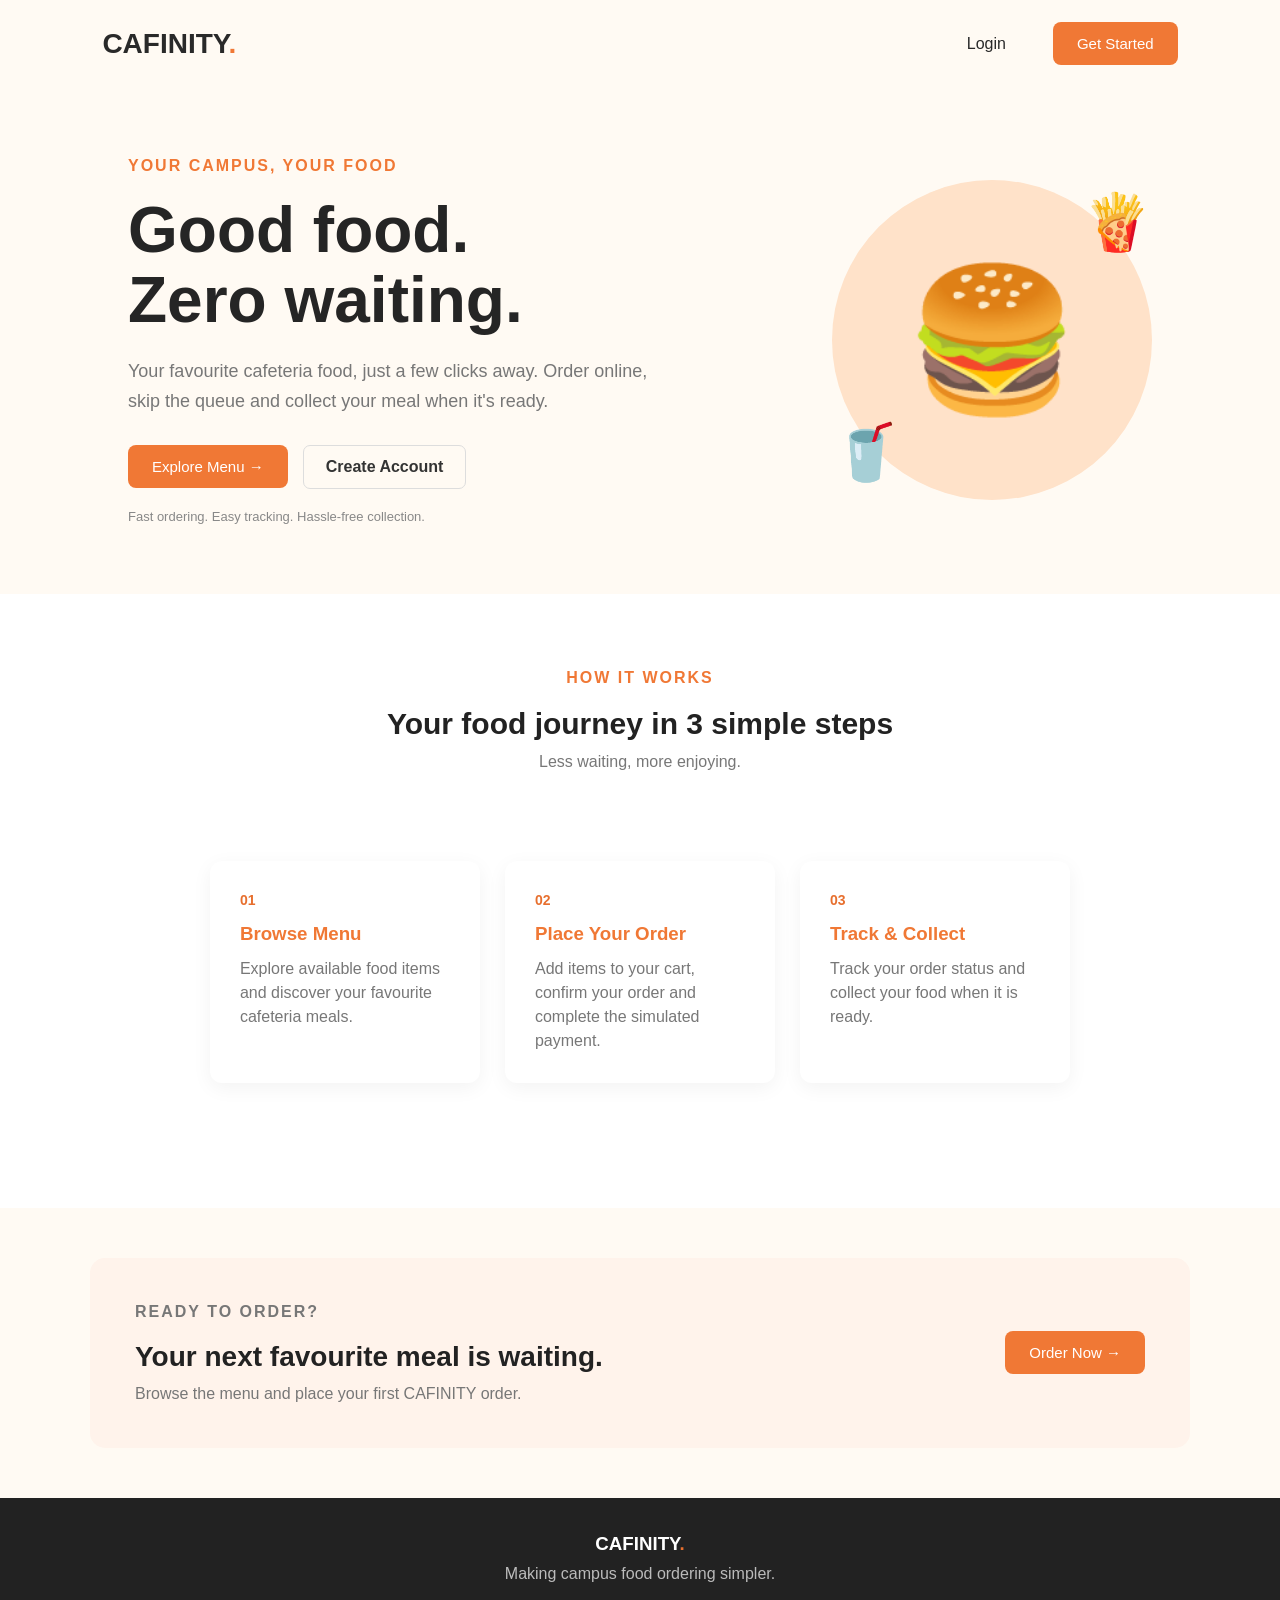
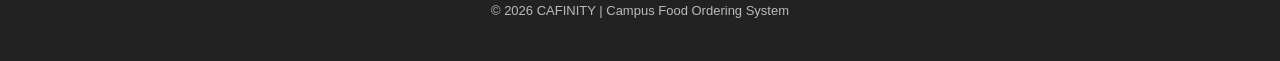
<file: frontend/index.html>
<!DOCTYPE html>
<html lang="en">

<head>
    <meta charset="UTF-8">
    <meta name="viewport" content="width=device-width, initial-scale=1.0">

    <meta name="description"
        content="Order your favourite campus cafeteria meals online with CAFINITY. Skip the queue and collect your food when it is ready.">

    <title>CAFINITY | Campus Food Ordering</title>

    <link rel="stylesheet" href="css/style.css">
</head>

<body>

    <!-- Navigation -->
    <nav class="navbar">
        <h2 class="logo">CAFINITY<span>.</span></h2>

        <div class="nav-actions">
            <a href="login.html" class="nav-link">Login</a>
            <a href="register.html" class="btn">Get Started</a>
        </div>
    </nav>


    <main>

        <!-- Hero Section -->
        <section class="hero">

            <div class="hero-content">

                <p class="tagline">YOUR CAMPUS, YOUR FOOD</p>

                <h1>
                    Good food.<br>
                    Zero waiting.
                </h1>

                <p class="hero-text">
                    Your favourite cafeteria food, just a few clicks away.
                    Order online, skip the queue and collect your meal
                    when it's ready.
                </p>

                <div class="hero-buttons">
                    <a href="menu.html" class="btn hero-btn">
                        Explore Menu →
                    </a>

                    <a href="register.html" class="secondary-btn">
                        Create Account
                    </a>
                </div>

                <p class="hero-note">
                    Fast ordering. Easy tracking. Hassle-free collection.
                </p>

            </div>


            <div class="hero-image">

                <div class="food-circle">🍔</div>

                <div class="food-small">🍟</div>

                <div class="food-small second">🥤</div>

                <div class="food-small third">🍕</div>

            </div>

        </section>


        <!-- Features Section -->
        <section class="features-section">

            <div class="section-heading">
                <p class="tagline">HOW IT WORKS</p>
                <h2>Your food journey in 3 simple steps</h2>
                <p>Less waiting, more enjoying.</p>
            </div>


            <div class="features">

                <div class="feature-card">
                    <span class="feature-number">01</span>
                    <h3>Browse Menu</h3>
                    <p>
                        Explore available food items and discover
                        your favourite cafeteria meals.
                    </p>
                </div>


                <div class="feature-card">
                    <span class="feature-number">02</span>
                    <h3>Place Your Order</h3>
                    <p>
                        Add items to your cart, confirm your order
                        and complete the simulated payment.
                    </p>
                </div>


                <div class="feature-card">
                    <span class="feature-number">03</span>
                    <h3>Track & Collect</h3>
                    <p>
                        Track your order status and collect your
                        food when it is ready.
                    </p>
                </div>

            </div>

        </section>


        <!-- Call To Action -->
        <section class="cta-section">

            <div>
                <p class="tagline">READY TO ORDER?</p>

                <h2>Your next favourite meal is waiting.</h2>

                <p>
                    Browse the menu and place your first CAFINITY order.
                </p>
            </div>

            <a href="menu.html" class="btn">
                Order Now →
            </a>

        </section>

    </main>


    <!-- Footer -->
    <footer>
        <h3>CAFINITY<span>.</span></h3>

        <p>Making campus food ordering simpler.</p>

        <p class="copyright">
            © 2026 CAFINITY | Campus Food Ordering System
        </p>
    </footer>

</body>
</html>
</file>
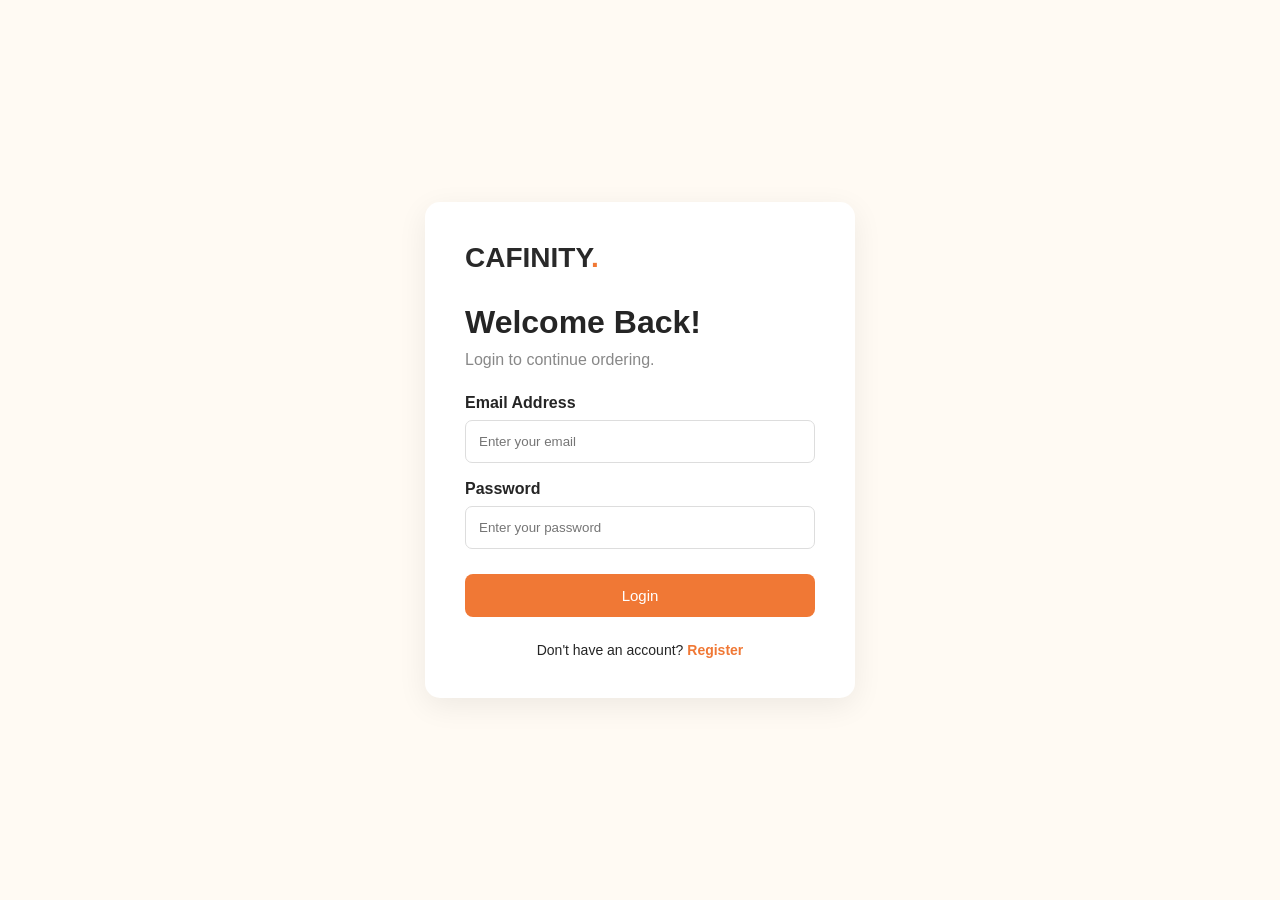
<file: frontend/admin-categories.html>
<!DOCTYPE html>
<html lang="en">
<head>
    <meta charset="UTF-8">
    <meta name="viewport" content="width=device-width, initial-scale=1.0">
    <title>Manage Categories | CAFINITY</title>
    <link rel="stylesheet" href="css/style.css">
</head>
<body>

    <nav class="navbar">
        <h2 class="logo">CAFINITY<span>.</span></h2>
        <a href="admin.html" class="nav-link">Dashboard</a>
    </nav>

    <section class="cart-header">
        <h1>Manage Categories</h1>
        <p>Add, edit and manage food categories.</p>
    </section>

    <section class="checkout-container">

        <div class="checkout-card">
            <h2 id="formTitle">Add New Category</h2>

            <form id="categoryForm">
                <input type="hidden" id="categoryID">

                <label>Category Name</label>
                <input type="text" id="categoryName" required>

                <button type="submit" class="btn full-btn" id="saveBtn">
                    Add Category
                </button>

                <button type="button" id="cancelBtn" class="btn full-btn">
                    Cancel Edit
                </button>
            </form>

            <p id="message"></p>
        </div>

        <div class="checkout-card">
            <h2>Existing Categories</h2>
            <div id="categoryList">Loading...</div>
        </div>

    </section>

    <script src="js/admin-categories.js"></script>
</body>
</html>
</file>
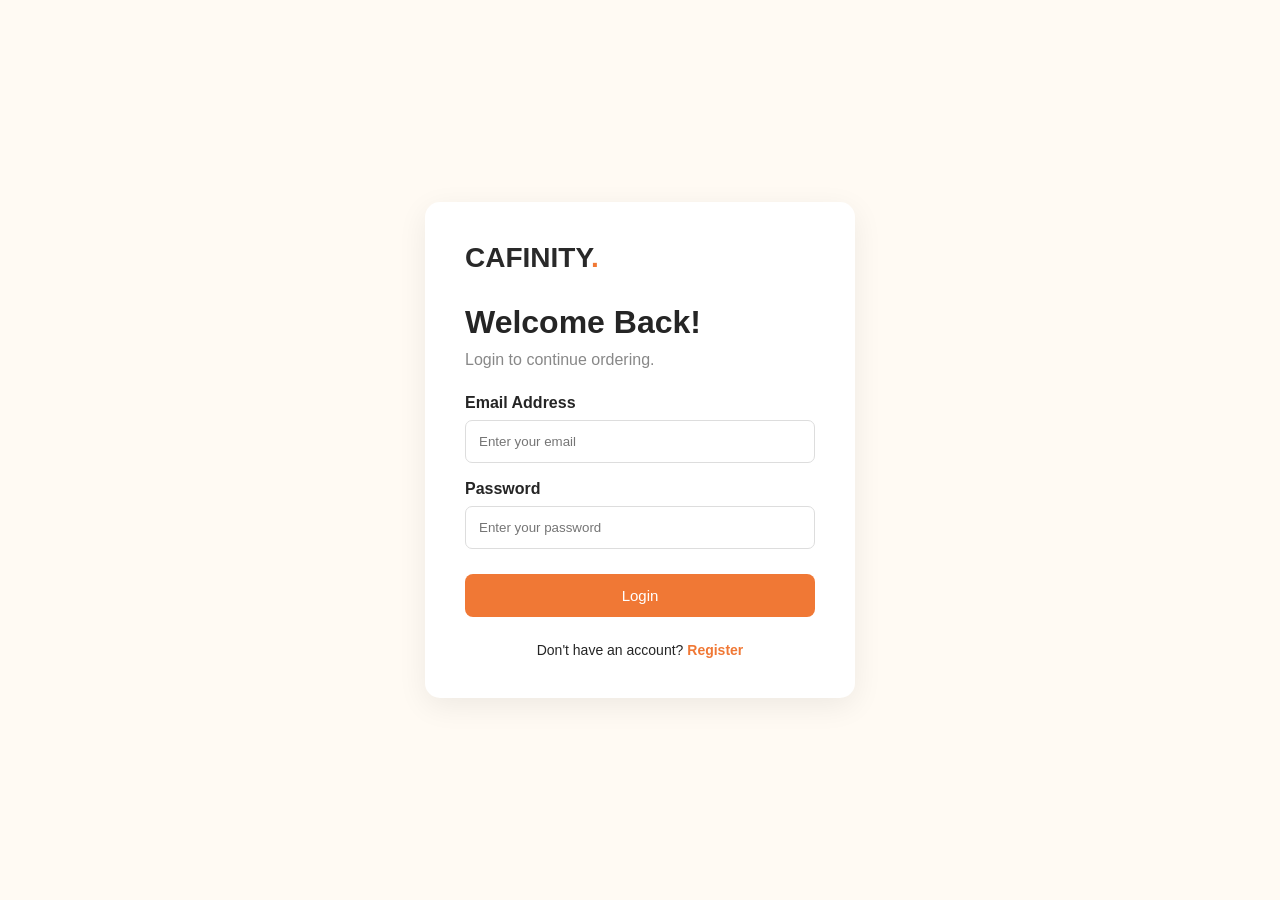
<file: frontend/admin-menu.html>
<!DOCTYPE html>
<html lang="en">
<head>
    <meta charset="UTF-8">
    <meta name="viewport" content="width=device-width, initial-scale=1.0">
    <title>Manage Menu | CAFINITY</title>
    <link rel="stylesheet" href="css/style.css">
</head>
<body>

    <nav class="navbar">
        <h2 class="logo">CAFINITY<span>.</span></h2>
        <a href="admin.html" class="nav-link">Dashboard</a>
    </nav>

    <section class="cart-header">
        <h1>Manage Menu</h1>
        <p>Add, edit and manage cafeteria food items.</p>
    </section>

    <section class="checkout-container">

        <div class="checkout-card">
            <h2 id="formTitle">Add New Food Item</h2>

            <form id="menuForm">

                <input type="hidden" id="itemID">

                <label>Food Name</label>
                <input type="text" id="itemName" required>

                <label>Category</label>
                <select id="categoryID" required>
                    <option value="">Select Category</option>
                </select>

                <label>Price</label>
                <input type="number" id="price" min="1" required>

                <label>Description</label>
                <textarea id="description" required></textarea>

                <label>
                    <input type="checkbox" id="available" checked>
                    Available
                </label>

                <button type="submit" class="btn full-btn" id="saveBtn">
                    Add Food Item
                </button>

                <button type="button" id="cancelBtn" class="btn full-btn">
                    Cancel Edit
                </button>

            </form>

            <p id="message"></p>
        </div>

        <div class="checkout-card">
            <h2>Existing Food Items</h2>
            <div id="menuList">Loading...</div>
        </div>

    </section>

    <script src="js/admin-menu.js"></script>
</body>
</html>
</file>
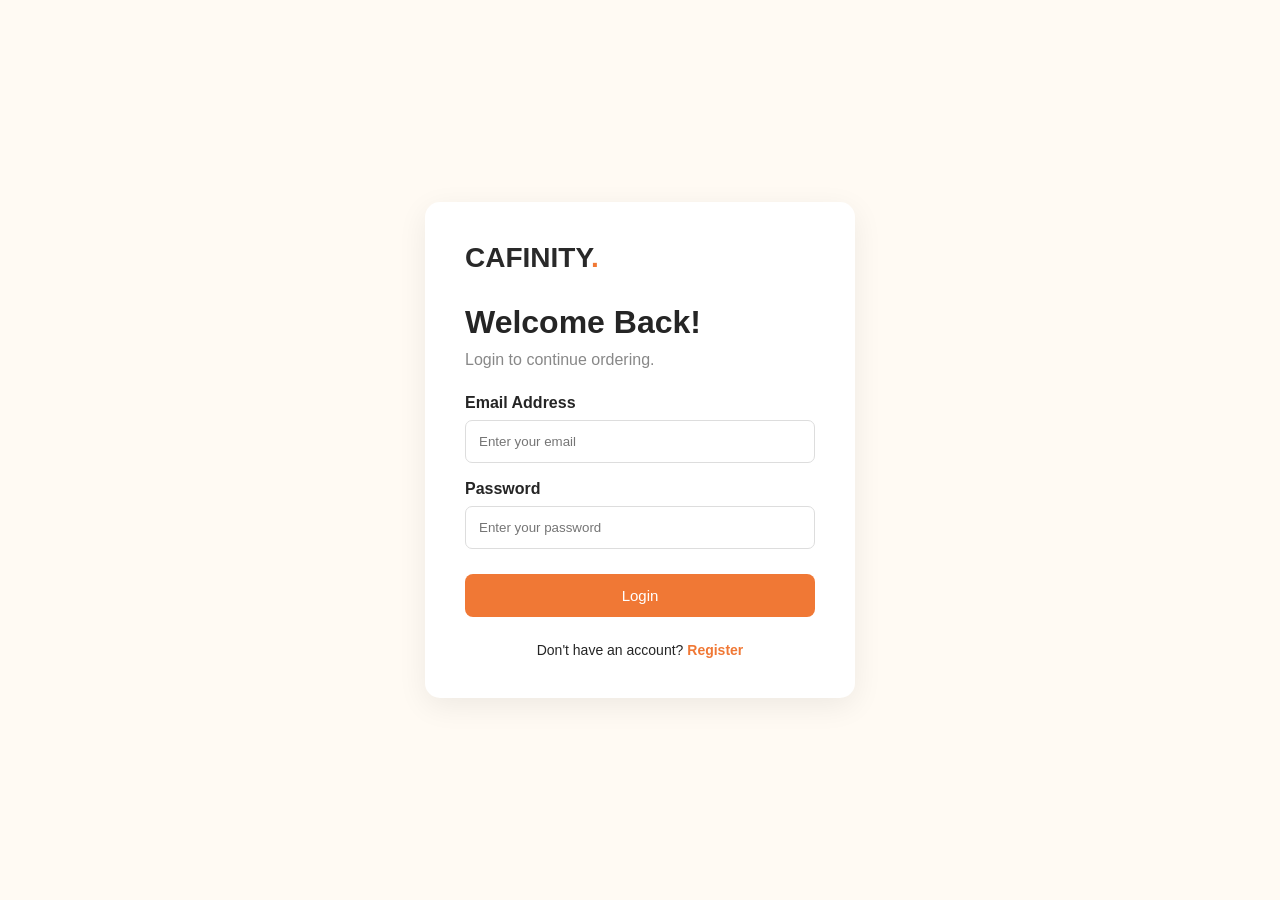
<file: frontend/admin-orders.html>
<body>

    <nav class="navbar">
        <h2 class="logo">CAFINITY<span>.</span></h2>
        <a href="admin.html" class="nav-link">Dashboard</a>
    </nav>

    <section class="cart-header">
        <h1>Manage Orders</h1>
        <p>View and update student orders.</p>
    </section>

    <section class="checkout-container">
        <div class="checkout-card">

            <button id="refreshBtn" class="btn">
                Refresh Orders
            </button>

            <p id="message"></p>

            <div id="ordersContainer">
                Loading orders...
            </div>

        </div>
    </section>

    <script src="js/admin-orders.js"></script>
</body>
</html>
</file>
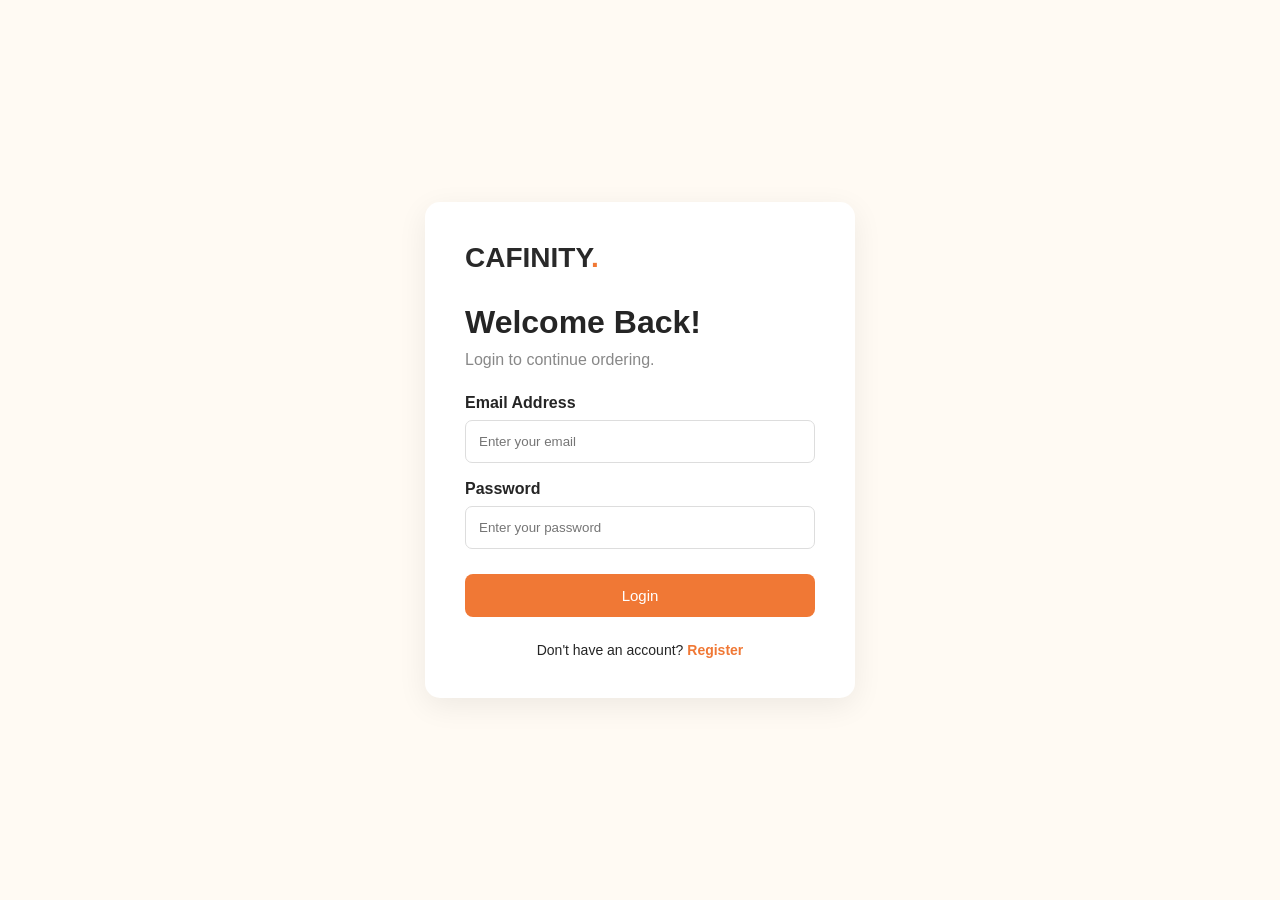
<file: frontend/admin.html>
<!DOCTYPE html>
<html lang="en">
<head>
    <meta charset="UTF-8">
    <meta name="viewport" content="width=device-width, initial-scale=1.0">
    <title>Admin Dashboard | CAFINITY</title>
    <link rel="stylesheet" href="css/style.css">
</head>
<body>

    <nav class="navbar">
        <h2 class="logo">CAFINITY<span>.</span></h2>
        <a href="index.html" class="nav-link">Logout</a>
    </nav>

    <section class="cart-header">
        <h1>Admin Dashboard</h1>
        <p>Manage your cafeteria operations.</p>
    </section>

    <section class="dashboard-container">

        <div class="dashboard-grid">

            <div class="dashboard-card">
                <h3>Total Orders</h3>
                <h1 id="totalOrders">0</h1>
            </div>

            <div class="dashboard-card">
                <h3>Pending Orders</h3>
                <h1 id="pendingOrders">0</h1>
            </div>

            <div class="dashboard-card">
                <h3>Completed Orders</h3>
                <h1 id="completedOrders">0</h1>
            </div>

            <div class="dashboard-card">
                <h3>Total Revenue</h3>
                <h1 id="totalRevenue">₹0</h1>
            </div>

        </div>

        <div class="admin-actions">

            <a href="admin-orders.html" class="admin-action">
                <h2>Manage Orders</h2>
                <p>View orders and update their status.</p>
            </a>

            <a href="admin-menu.html" class="admin-action">
                <h2>Manage Menu</h2>
                <p>Add, edit and delete food items.</p>
            </a>

            <a href="admin-categories.html" class="admin-action">
                <h2>Manage Categories</h2>
                <p>Organize cafeteria food categories.</p>
            </a>

        </div>

    </section>

    <script src="js/admin-dashboard.js"></script>

</body>
</html>
</file>
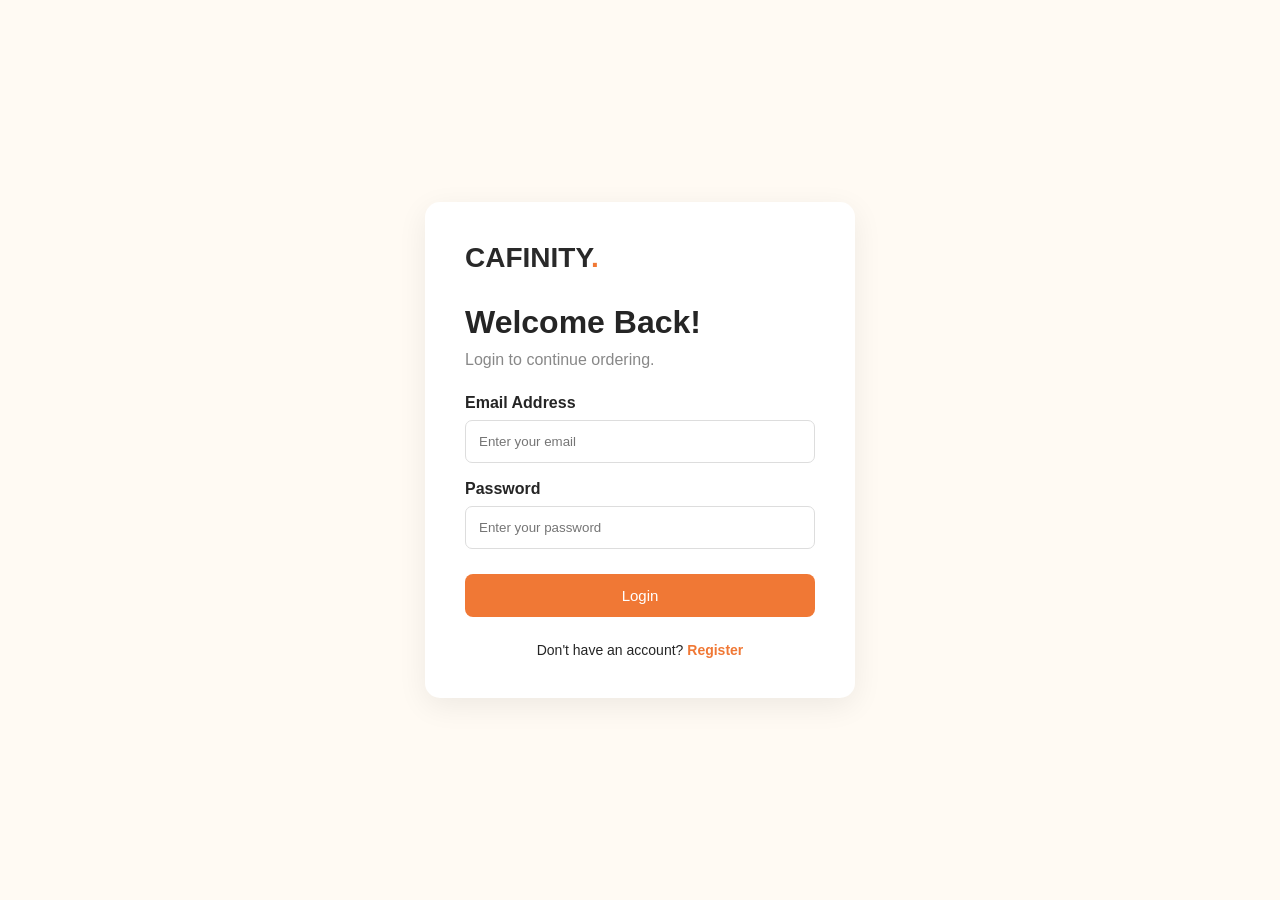
<file: frontend/cart.html>
<!DOCTYPE html>
<html lang="en">
<head>
    <meta charset="UTF-8">
    <meta name="viewport" content="width=device-width, initial-scale=1.0">
    <title>My Cart | CAFINITY</title>
    <link rel="stylesheet" href="css/style.css">
</head>
<body>

    <nav class="navbar">
        <h2 class="logo">CAFINITY<span>.</span></h2>

        <div>
            <a href="index.html" class="nav-link">Home</a>
            <a href="menu.html" class="btn">Continue Shopping</a>
            <a href="my-orders.html" class="nav-link">My Orders</a>
        </div>
    </nav>

    <section class="cart-header">
        <h1>My Shopping Cart</h1>
        <p>Review your items before checkout.</p>
    </section>

    <section class="cart-layout">

        <div class="cart-items" id="cartItems">
            Loading cart...
        </div>

        <div class="cart-summary">
            <h2>Order Summary</h2>

            <div class="summary-row">
                <span>Total Items</span>
                <span id="totalItems">0</span>
            </div>

            <div class="summary-row">
                <span>Total Amount</span>
                <span id="totalAmount">₹0</span>
            </div>

            <button id="checkoutBtn" class="btn full-btn">
                Proceed to Checkout
            </button>
        </div>

    </section>

    <script src="js/cart.js"></script>

</body>
</html>
</file>
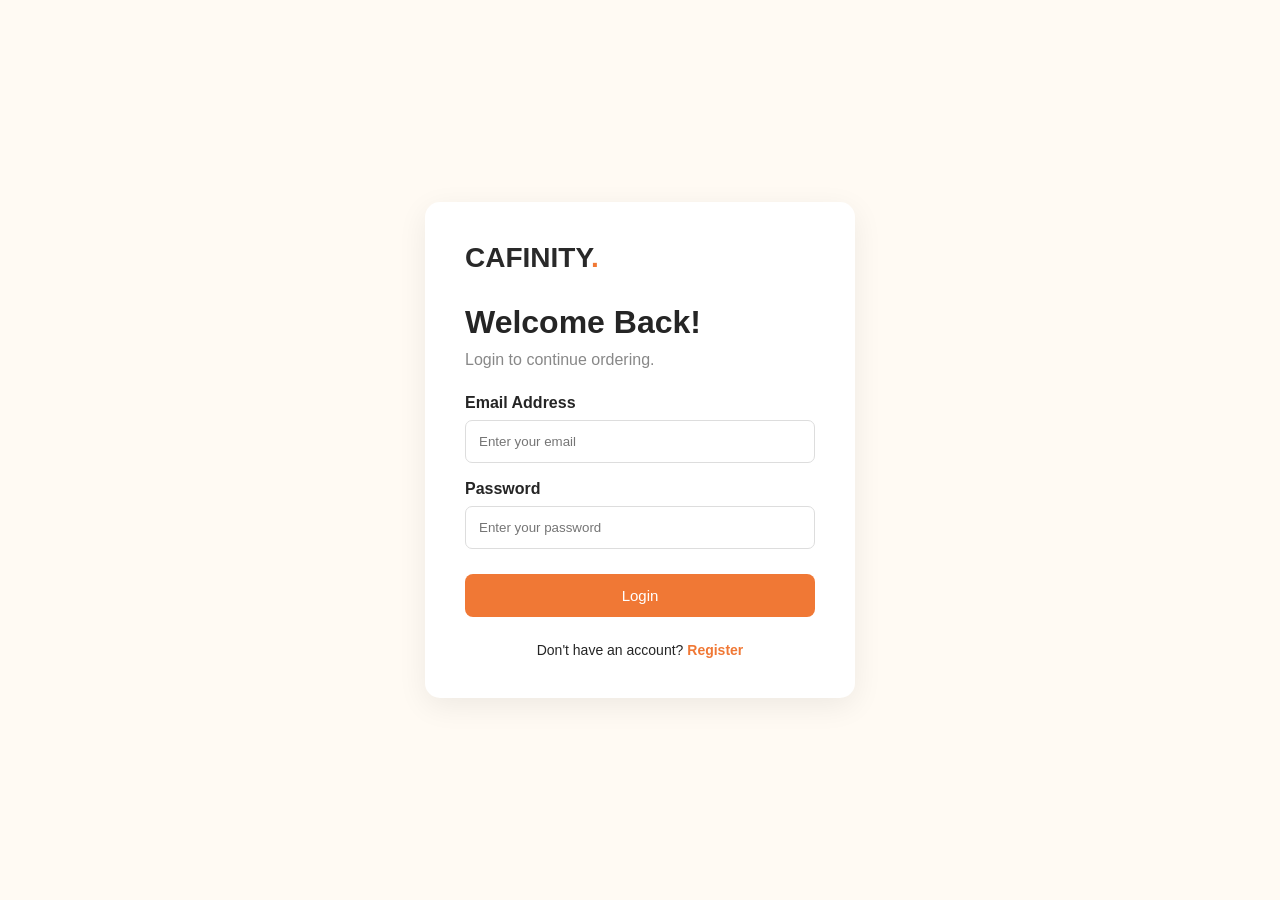
<file: frontend/checkout.html>
<!DOCTYPE html>
<html lang="en">
<head>
    <meta charset="UTF-8">
    <meta name="viewport" content="width=device-width, initial-scale=1.0">
    <title>Checkout | CAFINITY</title>
    <link rel="stylesheet" href="css/style.css">
</head>
<body>

    <nav class="navbar">
        <h2 class="logo">CAFINITY<span>.</span></h2>
        <a href="my-orders.html" class="nav-link">My Orders</a>
        <a href="cart.html" class="nav-link">Back to Cart</a>
    </nav>

    <section class="cart-header">
        <h1>Checkout</h1>
        <p>Review your order and confirm payment.</p>
    </section>

    <section class="checkout-container">

        <div class="checkout-card">
            <h2>Order Summary</h2>

            <div id="checkoutItems">
                Loading...
            </div>

            <div class="checkout-total">
                Total: <span id="checkoutTotal">₹0</span>
            </div>

            <button id="placeOrderBtn" class="btn full-btn">
                Place Order
            </button>

            <button id="payBtn" class="btn full-btn" disabled>
                Pay Now
            </button>

            <p id="checkoutMessage"></p>
        </div>

        <div id="successCard" class="checkout-card" hidden>
            <h2>Order Confirmed!</h2>
            <p>Your order has been placed successfully.</p>

            <h3>Your Order Token</h3>
            <h1 id="orderToken"></h1>

            <p id="paymentStatus"></p>

            <a href="orders.html" class="btn full-btn">
                Track My Order
            </a>
        </div>

    </section>

    <script src="js/checkout.js"></script>
</body>
</html>
</file>
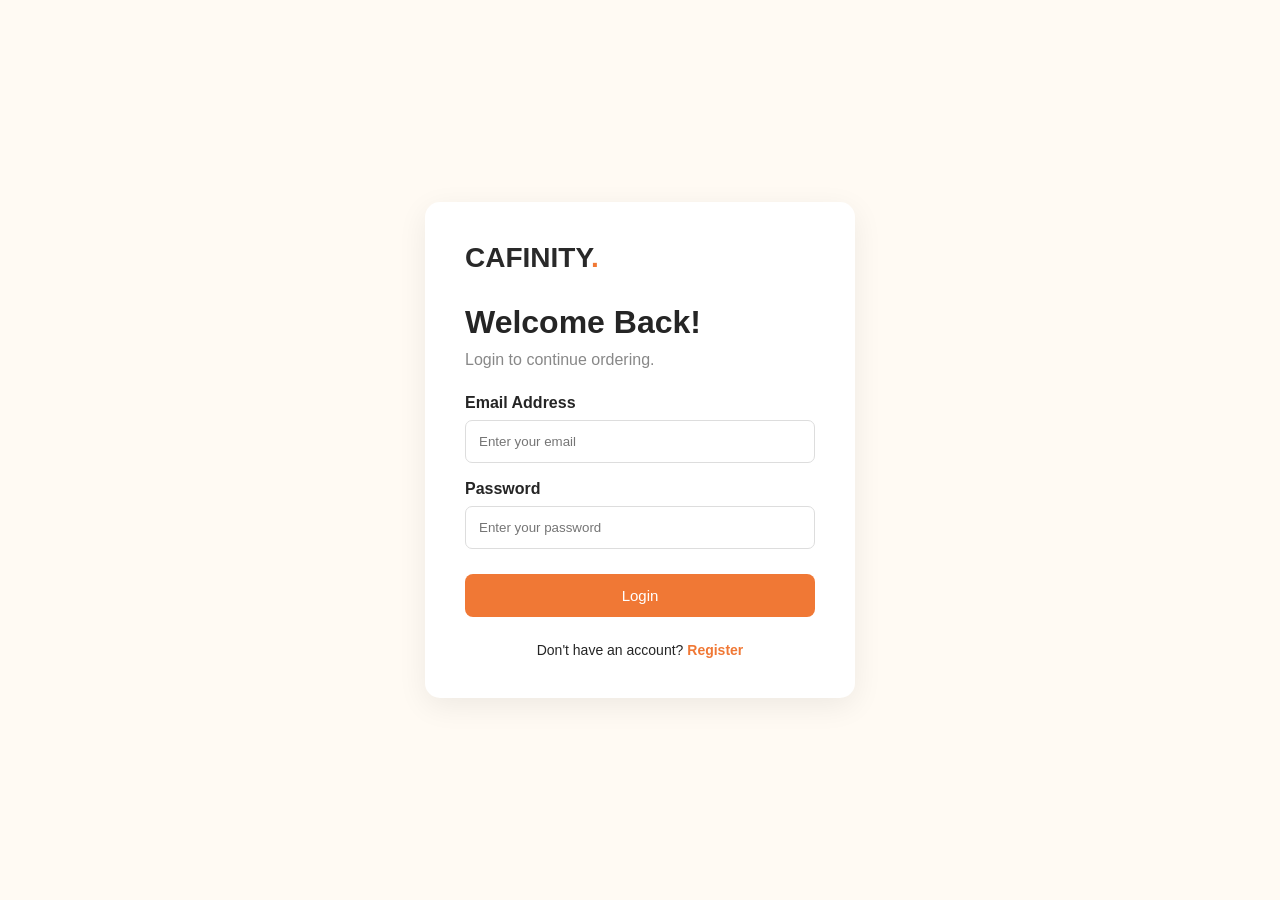
<file: frontend/login.html>
<!DOCTYPE html>
<html lang="en">
<head>
    <meta charset="UTF-8">
    <meta name="viewport" content="width=device-width, initial-scale=1.0">
    <title>Login | CAFINITY</title>
    <link rel="stylesheet" href="css/style.css">
</head>
<body>

    <div class="auth-container">
        <div class="auth-card">
            <h2 class="logo">CAFINITY<span>.</span></h2>

            <h1>Welcome Back!</h1>
            <p class="muted">Login to continue ordering.</p>

            <form id="loginForm">

                <label>Email Address</label>
                <input type="email" id="email" placeholder="Enter your email" required>

                <label>Password</label>
                <input type="password" id="password" placeholder="Enter your password" required>

                <button type="submit" class="btn full-btn">
                    Login
                </button>

            </form>

            <p id="message"></p>

            <p class="auth-footer">
                Don't have an account?
                <a href="register.html">Register</a>
            </p>
        </div>
    </div>

    <script src="js/auth.js"></script>
</body>
</html>
</file>
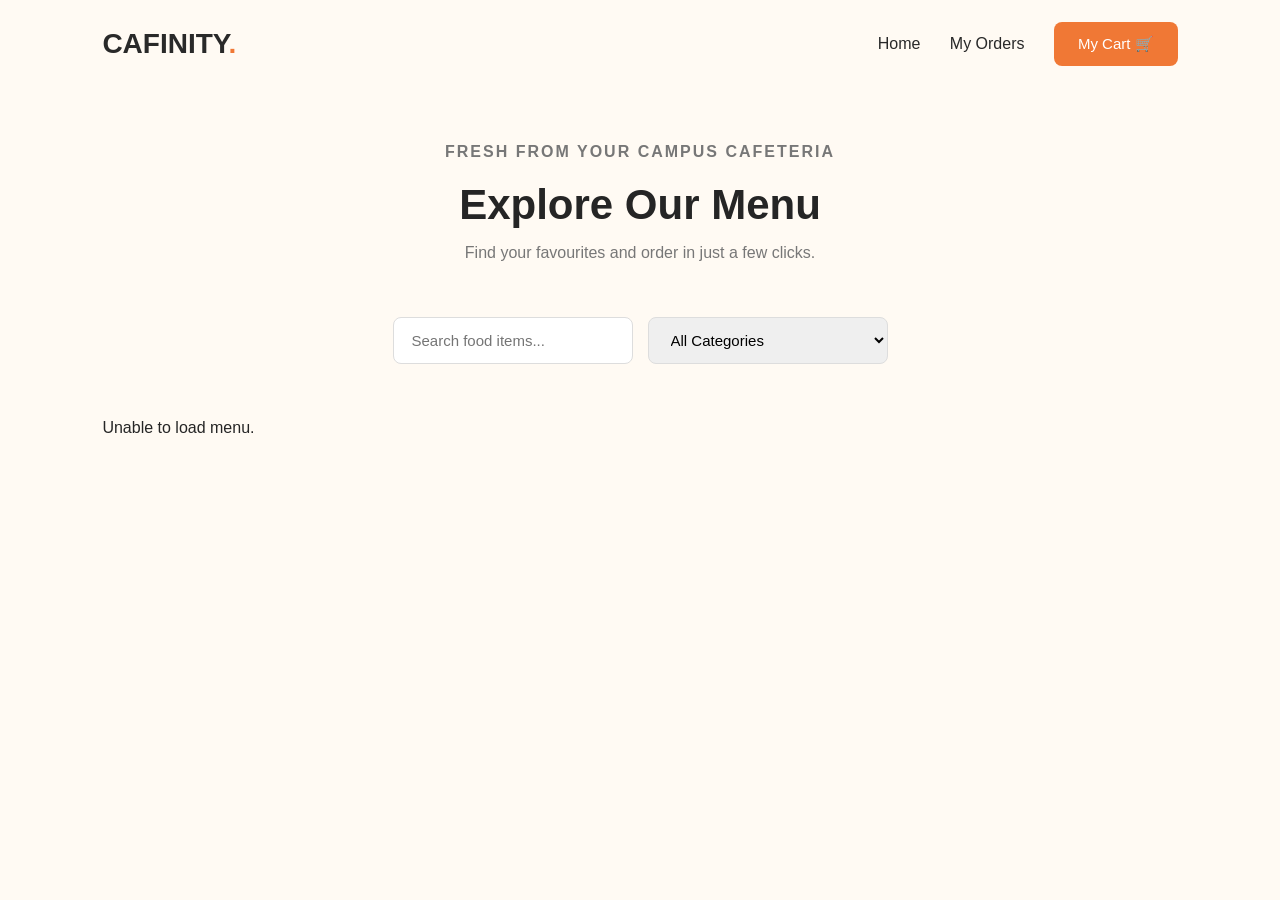
<file: frontend/menu.html>
<!DOCTYPE html>
<html lang="en">
<head>
    <meta charset="UTF-8">
    <meta name="viewport" content="width=device-width, initial-scale=1.0">
    <title>Food Menu | CAFINITY</title>
    <link rel="stylesheet" href="css/style.css">
</head>
<body>

    
<nav class="navbar">
    <h2 class="logo">CAFINITY<span>.</span></h2>

    <div>
        <a href="index.html" class="nav-link">Home</a>
        <a href="my-orders.html" class="nav-link">My Orders</a>
        <a href="cart.html" class="btn">My Cart 🛒</a>
    </div>
</nav>


    <section class="menu-header">
        <p class="tagline">FRESH FROM YOUR CAMPUS CAFETERIA</p>
        <h1>Explore Our Menu</h1>
        <p>Find your favourites and order in just a few clicks.</p>
    </section>

    <section class="menu-controls">

        <input
            type="text"
            id="searchInput"
            placeholder="Search food items..."
        >

        <select id="categoryFilter">
            <option value="">All Categories</option>
        </select>

    </section>

    <section class="menu-container" id="menuContainer">
        <p>Loading menu...</p>
    </section>

    <script src="js/menu.js"></script>

</body>
</html>
</file>
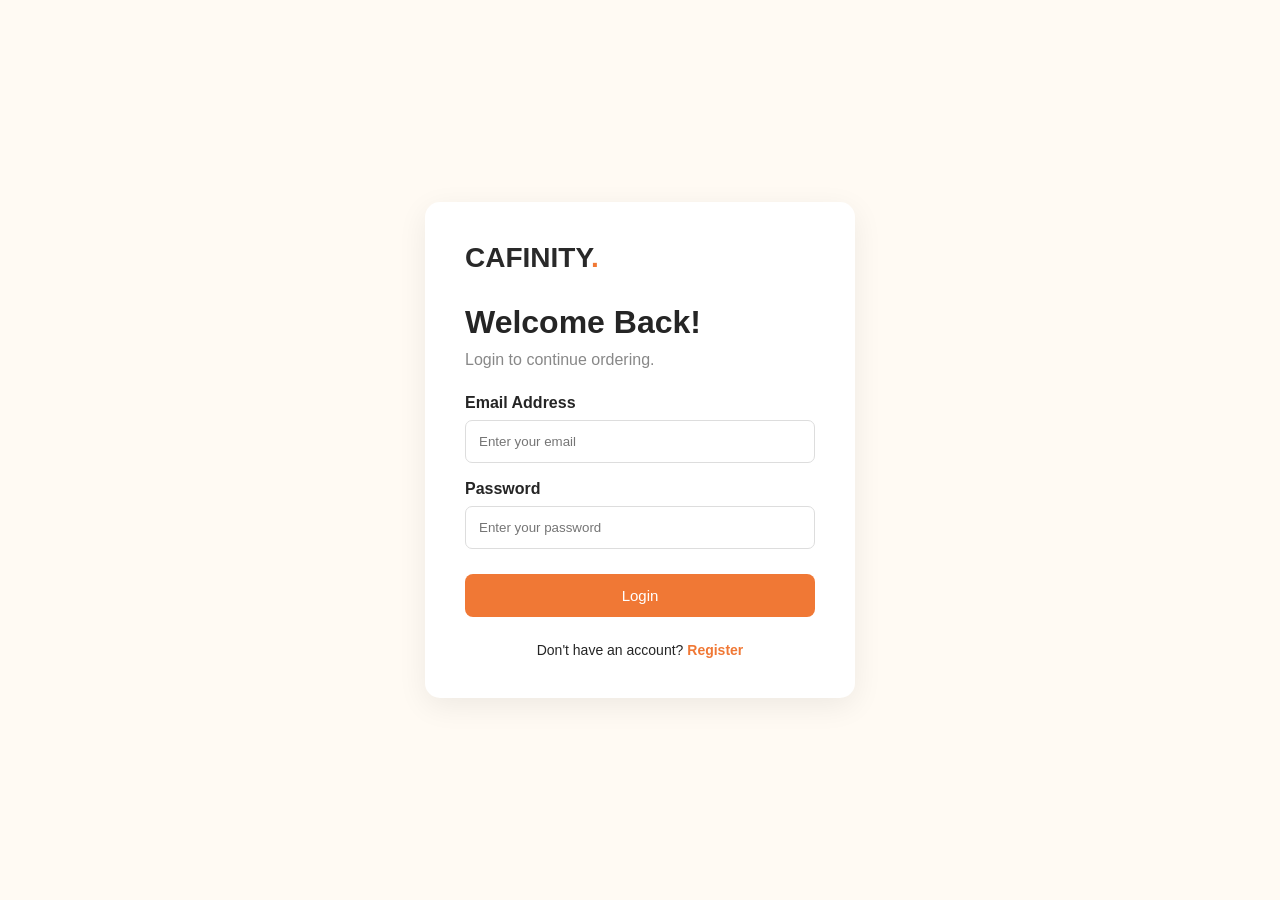
<file: frontend/my-orders.html>
<!DOCTYPE html>
<html lang="en">
<head>
    <meta charset="UTF-8">
    <meta name="viewport" content="width=device-width, initial-scale=1.0">
    <title>My Orders | CAFINITY</title>
    <link rel="stylesheet" href="css/style.css">
</head>
<body>

    <nav class="navbar">
        <h2 class="logo">CAFINITY<span>.</span></h2>
        <div>
            <a href="menu.html" class="nav-link">Menu</a>
            <a href="cart.html" class="nav-link">Cart</a>
        </div>
    </nav>

    <section class="cart-header">
        <h1>My Orders</h1>
        <p>View all your previous and current orders.</p>
    </section>

    <section class="checkout-container">
        <div class="checkout-card">
            <button id="refreshBtn" class="btn">Refresh Orders</button>
            <p id="message"></p>
            <div id="ordersContainer">Loading orders...</div>
        </div>
    </section>

    <script src="js/my-orders.js"></script>
</body>
</html>
</file>
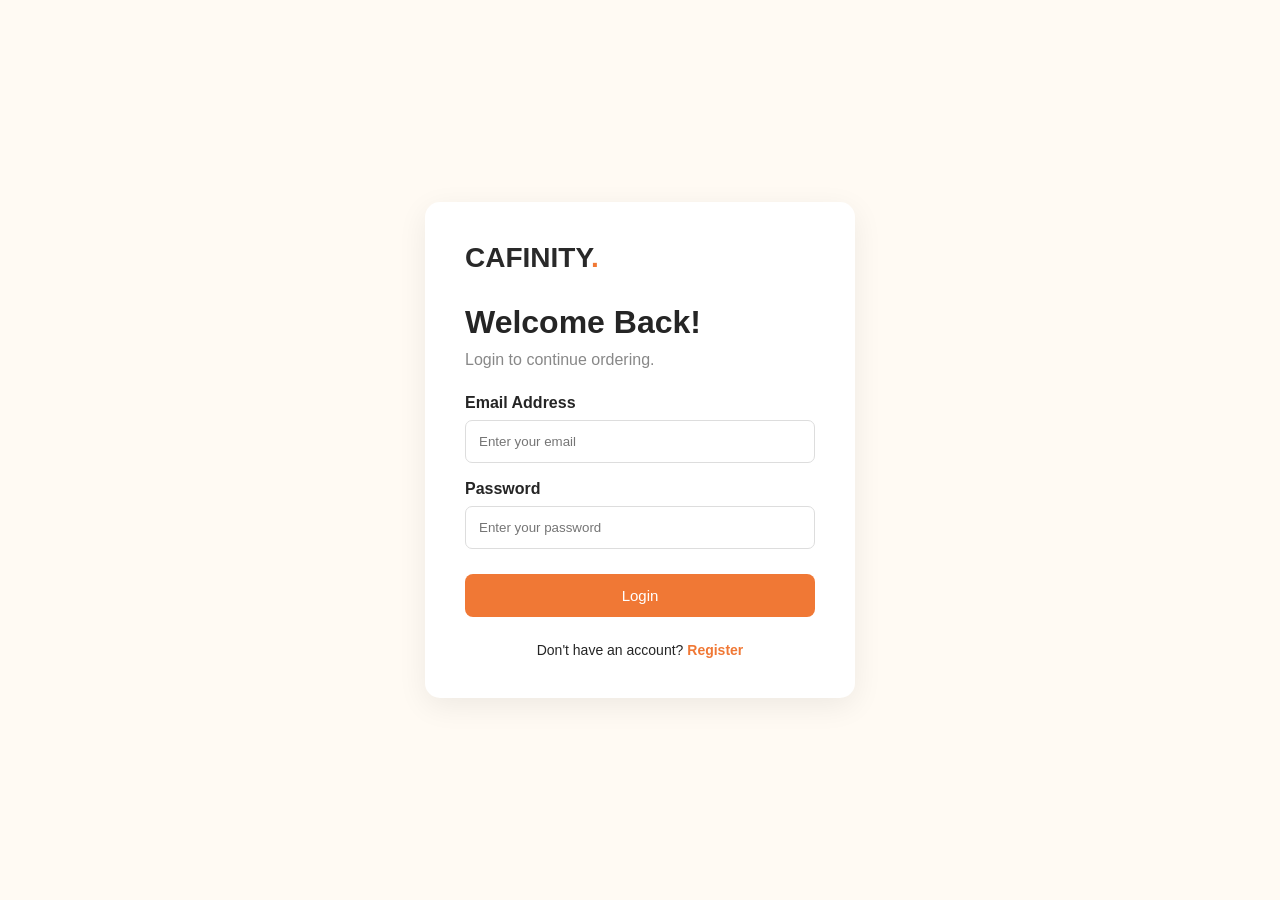
<file: frontend/orders.html>
<!DOCTYPE html>
<html lang="en">
<head>
    <meta charset="UTF-8">
    <meta name="viewport" content="width=device-width, initial-scale=1.0">
    <title>Track Order | CAFINITY</title>
    <link rel="stylesheet" href="css/style.css">
</head>
<body>

    <nav class="navbar">
        <h2 class="logo">CAFINITY<span>.</span></h2>
        <a href="index.html" class="nav-link">Home</a>
    </nav>

    <section class="cart-header">
        <h1>Track Your Order</h1>
        <p>Follow your cafeteria order status.</p>
    </section>

    <section class="checkout-container">

        <div class="checkout-card">
            <h2>Order Details</h2>

            <p>Order Token: <strong id="orderToken">Loading...</strong></p>
            <p>Payment: <strong id="paymentStatus">Loading...</strong></p>
            <p>Total: <strong id="orderTotal">Loading...</strong></p>

            <hr>

            <h3>Items</h3>
            <div id="orderItems"></div>

            <hr>

            <h3>Order Progress</h3>
            <div id="orderStatus" class="order-status">
                Loading status...
            </div>

            <button id="refreshBtn" class="btn full-btn">
                Refresh Status
            </button>

        </div>

    </section>

    <script src="js/orders.js"></script>
</body>
</html>
</file>
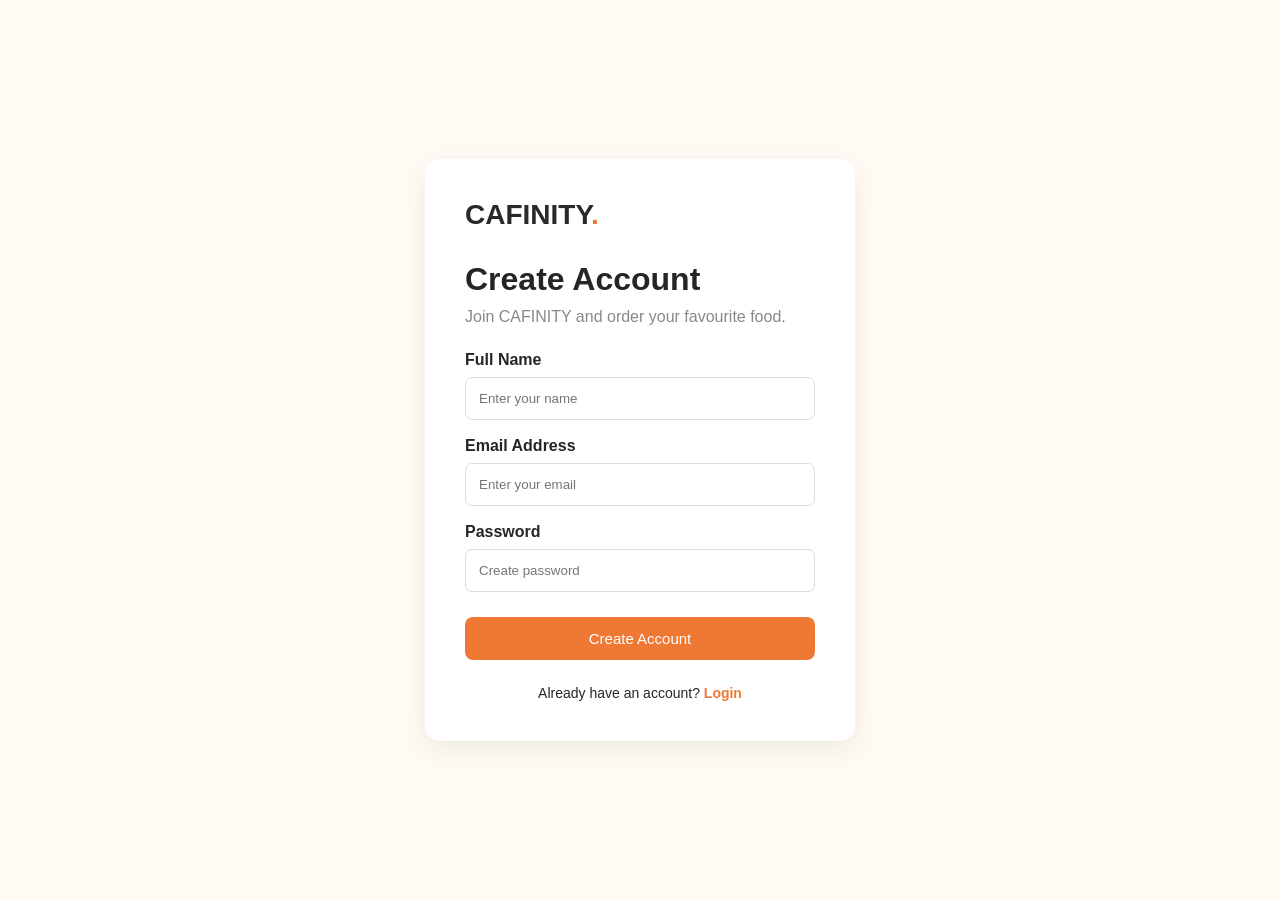
<file: frontend/register.html>
<!DOCTYPE html>
<html lang="en">
<head>
    <meta charset="UTF-8">
    <meta name="viewport" content="width=device-width, initial-scale=1.0">
    <title>Register | CAFINITY</title>
    <link rel="stylesheet" href="css/style.css">
</head>
<body>

    <div class="auth-container">
        <div class="auth-card">
            <h2 class="logo">CAFINITY<span>.</span></h2>

            <h1>Create Account</h1>
            <p class="muted">Join CAFINITY and order your favourite food.</p>

            <form id="registerForm">

                <label>Full Name</label>
                <input type="text" id="name" placeholder="Enter your name" required>

                <label>Email Address</label>
                <input type="email" id="email" placeholder="Enter your email" required>

                <label>Password</label>
                <input type="password" id="password" placeholder="Create password" required>

                <button type="submit" class="btn full-btn">
                    Create Account
                </button>

            </form>

            <p id="message"></p>

            <p class="auth-footer">
                Already have an account?
                <a href="login.html">Login</a>
            </p>
        </div>
    </div>

    <script src="js/auth.js"></script>
</body>
</html>
</file>
<file: frontend/css/style.css>
* {
    margin: 0;
    padding: 0;
    box-sizing: border-box;
    font-family: Arial, sans-serif;
}

body {
    background: #fffaf3;
    color: #252525;
}

.navbar {
    display: flex;
    justify-content: space-between;
    align-items: center;
    padding: 22px 8%;
}

.logo {
    color: #292929;
    font-size: 28px;
    font-weight: bold;
}

.logo span {
    color: #f07835;
}

.nav-link {
    text-decoration: none;
    color: #292929;
    margin-right: 25px;
}

.btn {
    display: inline-block;
    background: #f07835;
    color: white;
    padding: 13px 24px;
    border: none;
    border-radius: 8px;
    text-decoration: none;
    cursor: pointer;
    font-size: 15px;
}

.btn:hover {
    background: #d96020;
}

.hero {
    min-height: 470px;
    padding: 70px 10%;
    display: flex;
    justify-content: space-between;
    align-items: center;
}

.hero-content {
    max-width: 520px;
}

.tagline {
    color: #f07835;
    font-weight: bold;
    letter-spacing: 2px;
    margin-bottom: 20px;
}

.hero h1 {
    font-size: 64px;
    line-height: 1.1;
    margin-bottom: 20px;
}

.hero-text {
    color: #777;
    font-size: 18px;
    line-height: 1.7;
    margin-bottom: 28px;
}

.hero-image {
    width: 320px;
    height: 320px;
    background: #ffe2c9;
    border-radius: 50%;
    display: flex;
    justify-content: center;
    align-items: center;
    position: relative;
}

.food-circle {
    font-size: 140px;
}

.food-small {
    position: absolute;
    top: 10px;
    right: 0;
    font-size: 55px;
}

.food-small.second {
    top: auto;
    right: auto;
    bottom: 15px;
    left: 0;
}

.features {
    display: flex;
    gap: 25px;
    padding: 50px 10%;
}

.feature-card {
    flex: 1;
    background: white;
    padding: 30px;
    border-radius: 12px;
    box-shadow: 0 5px 20px #0000000d;
}

.feature-card h3 {
    margin-bottom: 12px;
    color: #f07835;
}

.feature-card p {
    color: #777;
    line-height: 1.5;
}

footer {
    text-align: center;
    padding: 25px;
    color: #777;
}

/* Login and Registration */

.auth-container {
    min-height: 100vh;
    display: flex;
    justify-content: center;
    align-items: center;
    padding: 25px;
}

.auth-card {
    width: 100%;
    max-width: 430px;
    background: white;
    padding: 40px;
    border-radius: 15px;
    box-shadow: 0 8px 30px #00000012;
}

.auth-card h1 {
    margin-top: 30px;
    margin-bottom: 10px;
}

.muted {
    color: #888;
    margin-bottom: 25px;
}

.auth-card label {
    display: block;
    margin: 17px 0 8px;
    font-weight: bold;
}

.auth-card input {
    width: 100%;
    padding: 13px;
    border: 1px solid #ddd;
    border-radius: 7px;
    outline: none;
}

.auth-card input:focus {
    border-color: #f07835;
}

.full-btn {
    width: 100%;
    margin-top: 25px;
}

.auth-footer {
    text-align: center;
    margin-top: 25px;
    font-size: 14px;
}

.auth-footer a {
    color: #f07835;
    text-decoration: none;
    font-weight: bold;
}

#message {
    margin-top: 15px;
    font-size: 14px;
    text-align: center;
}

@media (max-width: 700px) {
    .hero {
        flex-direction: column;
        gap: 45px;
        text-align: center;
    }

    .hero h1 {
        font-size: 46px;
    }

    .hero-image {
        width: 250px;
        height: 250px;
    }

    .food-circle {
        font-size: 100px;
    }

    .features {
        flex-direction: column;
    }

    .navbar {
        padding: 20px 5%;
    }
}



.menu-header {
    text-align: center;
    padding: 55px 20px 30px;
}

.menu-header h1 {
    font-size: 42px;
    margin: 15px 0;
}

.menu-header p {
    color: #777;
}

.menu-controls {
    display: flex;
    justify-content: center;
    gap: 15px;
    padding: 25px;
    flex-wrap: wrap;
}

.menu-controls input,
.menu-controls select {
    padding: 13px 18px;
    border: 1px solid #ddd;
    border-radius: 8px;
    min-width: 240px;
    font-size: 15px;
}

.menu-container {
    padding: 30px 8%;
    display: grid;
    grid-template-columns: repeat(auto-fit, minmax(240px, 1fr));
    gap: 25px;
}

.menu-card {
    background: white;
    border-radius: 13px;
    overflow: hidden;
    box-shadow: 0 5px 20px #00000010;
    padding: 22px;
    transition: 0.2s;
}

.menu-card:hover {
    transform: translateY(-5px);
}

.food-emoji {
    height: 130px;
    background: #fff0e3;
    border-radius: 10px;
    display: flex;
    align-items: center;
    justify-content: center;
    font-size: 65px;
    margin-bottom: 18px;
}

.menu-card h3 {
    margin-bottom: 9px;
}

.menu-card p {
    color: #777;
    font-size: 14px;
    line-height: 1.5;
    min-height: 42px;
}

.menu-price {
    color: #f07835;
    font-size: 21px;
    font-weight: bold;
    margin: 15px 0;
}

.add-cart-btn {
    width: 100%;
    padding: 12px;
    background: #f07835;
    border: none;
    border-radius: 7px;
    color: white;
    cursor: pointer;
}

.add-cart-btn:hover {
    background: #d96020;
}



.cart-header {
    text-align: center;
    padding: 45px 20px;
}

.cart-header h1 {
    font-size: 38px;
    margin-bottom: 12px;
}

.cart-header p {
    color: #777;
}

.cart-layout {
    display: grid;
    grid-template-columns: 2fr 1fr;
    gap: 30px;
    padding: 20px 8% 60px;
    align-items: start;
}

.cart-items {
    display: flex;
    flex-direction: column;
    gap: 18px;
}

.cart-item {
    background: white;
    padding: 22px;
    border-radius: 12px;
    box-shadow: 0 4px 15px #0000000d;
    display: flex;
    justify-content: space-between;
    align-items: center;
    gap: 15px;
}

.cart-item h3 {
    margin-bottom: 8px;
}

.cart-item p {
    color: #777;
    font-size: 14px;
}

.cart-item-price {
    color: #f07835;
    font-weight: bold;
    margin-top: 8px;
}

.quantity-controls {
    display: flex;
    align-items: center;
    gap: 12px;
}

.quantity-controls button {
    width: 30px;
    height: 30px;
    border: none;
    border-radius: 5px;
    background: #fff0e3;
    cursor: pointer;
    font-size: 18px;
}

.remove-btn {
    color: #d33;
    background: none;
    border: none;
    cursor: pointer;
    margin-top: 10px;
}

.cart-summary {
    background: white;
    padding: 25px;
    border-radius: 12px;
    box-shadow: 0 4px 15px #0000000d;
}

.cart-summary h2 {
    margin-bottom: 25px;
}

.summary-row {
    display: flex;
    justify-content: space-between;
    margin-bottom: 20px;
    color: #555;
}

#checkoutBtn:disabled {
    background: #aaa;
    cursor: not-allowed;
}

.empty-cart {
    text-align: center;
    padding: 50px 20px;
    background: white;
    border-radius: 12px;
}

@media(max-width: 750px) {
    .cart-layout {
        grid-template-columns: 1fr;
    }

    .cart-item {
        flex-wrap: wrap;
    }
}



.checkout-container {
    max-width: 850px;
    margin: 20px auto 60px;
    padding: 20px;
}

.checkout-card {
    background: white;
    padding: 30px;
    border-radius: 14px;
    box-shadow: 0 5px 20px #00000010;
    margin-bottom: 25px;
}

.checkout-card h2 {
    margin-bottom: 25px;
}

.checkout-row {
    display: flex;
    justify-content: space-between;
    padding: 14px 0;
    border-bottom: 1px solid #eee;
}

.checkout-total {
    display: flex;
    justify-content: space-between;
    font-size: 23px;
    font-weight: bold;
    color: #f07835;
    padding: 25px 0;
}

#payBtn {
    background: #269b62;
}

#payBtn:disabled {
    background: #aaa;
    cursor: not-allowed;
}

#checkoutMessage {
    text-align: center;
    margin-top: 18px;
}

#orderToken {
    color: #f07835;
    letter-spacing: 3px;
    margin: 20px 0;
    text-align: center;
}

#successCard {
    text-align: center;
}

@media(max-width: 600px) {
    .checkout-card {
        padding: 20px;
    }
}



.order-status {
    margin: 25px 0;
    display: flex;
    flex-direction: column;
    gap: 15px;
}

.status-step {
    padding: 15px;
    border: 1px solid #ddd;
    border-radius: 8px;
    color: #888;
}

.status-step.active {
    border-color: #269b62;
    background: #eaf8f0;
    color: #167344;
    font-weight: bold;
}

.status-step.completed {
    border-color: #269b62;
    color: #167344;
    background: #f3fbf6;
}


.checkout-card input,
.checkout-card select {
    width: 100%;
    padding: 12px;
    margin-top: 8px;
    border: 1px solid #ddd;
    border-radius: 7px;
    font-size: 15px;
}

.checkout-card label {
    font-weight: 600;
}



.dashboard-container {
    max-width: 1100px;
    margin: 30px auto;
    padding: 20px;
}

.dashboard-grid {
    display: grid;
    grid-template-columns: repeat(4, 1fr);
    gap: 20px;
}

.dashboard-card {
    background: white;
    padding: 25px;
    border-radius: 12px;
    box-shadow: 0 4px 15px #00000010;
}

.dashboard-card h3 {
    color: #777;
    font-size: 16px;
}

.dashboard-card h1 {
    color: #269b62;
    margin-top: 15px;
}

.admin-actions {
    display: grid;
    grid-template-columns: repeat(3, 1fr);
    gap: 20px;
    margin-top: 35px;
}

.admin-action {
    display: block;
    padding: 25px;
    border-radius: 12px;
    background: white;
    box-shadow: 0 4px 15px #00000010;
    text-decoration: none;
    color: #333;
    transition: 0.2s;
}

.admin-action:hover {
    transform: translateY(-4px);
}

.admin-action p {
    color: #777;
    margin-top: 10px;
}

@media(max-width: 800px) {
    .dashboard-grid {
        grid-template-columns: repeat(2, 1fr);
    }

    .admin-actions {
        grid-template-columns: 1fr;
    }
}


#menuForm {
    display: flex;
    flex-direction: column;
    gap: 12px;
}

#menuForm input:not([type="checkbox"]),
#menuForm select,
#menuForm textarea {
    padding: 12px;
    border: 1px solid #ddd;
    border-radius: 7px;
    font-size: 15px;
    width: 100%;
}

#menuForm textarea {
    min-height: 90px;
    resize: vertical;
}

#cancelBtn {
    background: #777;
    display: none;
}

.menu-admin-item {
    border: 1px solid #ddd;
    padding: 18px;
    border-radius: 10px;
    margin: 15px 0;
}

.menu-admin-item h3 {
    margin-bottom: 8px;
}

.menu-admin-item button {
    margin: 8px 8px 0 0;
}


/* ===== ADMIN ORDERS PAGE ===== */

body:has(#ordersContainer) {
    background: #f8f9fb;
}

body:has(#ordersContainer) .cart-header {
    text-align: center;
    padding: 55px 20px 35px;
}

body:has(#ordersContainer) .cart-header h1 {
    font-size: 36px;
    font-weight: 700;
    color: #222;
    margin-bottom: 12px;
}

body:has(#ordersContainer) .cart-header p {
    color: #777;
    font-size: 16px;
}

body:has(#ordersContainer) .checkout-container {
    max-width: 1000px;
    margin: 20px auto 60px;
    padding: 0 20px;
}

body:has(#ordersContainer) .checkout-card {
    background: white;
    padding: 30px;
    border-radius: 12px;
    box-shadow: 0 4px 18px rgba(0,0,0,0.06);
}

body:has(#ordersContainer) #refreshBtn {
    padding: 13px 24px;
    border: none;
    border-radius: 7px;
    background: #e76f2e;
    color: white;
    font-size: 15px;
    font-weight: 600;
    cursor: pointer;
    margin-bottom: 20px;
}

body:has(#ordersContainer) #refreshBtn:hover {
    background: #cc5b20;
}

body:has(#ordersContainer) #ordersContainer {
    margin-top: 15px;
}

/* Order cards */

body:has(#ordersContainer) .menu-admin-item {
    border: 1px solid #e5e5e5;
    padding: 22px;
    border-radius: 10px;
    margin: 18px 0;
    background: #fff;
    transition: 0.2s;
}

body:has(#ordersContainer) .menu-admin-item:hover {
    box-shadow: 0 5px 15px rgba(0,0,0,0.06);
}

body:has(#ordersContainer) .menu-admin-item h3 {
    font-size: 19px;
    color: #222;
    margin-bottom: 14px;
}

body:has(#ordersContainer) .menu-admin-item p {
    color: #666;
    font-size: 14px;
    margin: 9px 0;
    line-height: 1.5;
}

body:has(#ordersContainer) .menu-admin-item select {
    padding: 11px;
    border: 1px solid #ddd;
    border-radius: 7px;
    margin: 10px 8px 0 0;
    min-width: 150px;
    background: white;
}

body:has(#ordersContainer) .menu-admin-item button {
    padding: 11px 20px;
    border: none;
    border-radius: 7px;
    background: #e76f2e;
    color: white;
    cursor: pointer;
    font-size: 14px;
}

body:has(#ordersContainer) .menu-admin-item button:hover {
    background: #cc5b20;
}

body:has(#ordersContainer) #message {
    color: #555;
    margin: 12px 0;
}

@media(max-width: 600px) {
    body:has(#ordersContainer) .checkout-card {
        padding: 18px;
    }

    body:has(#ordersContainer) .cart-header h1 {
        font-size: 28px;
    }
}


/* IMPROVED LANDING PAGE */

.nav-actions {
    display: flex;
    align-items: center;
    gap: 22px;
}

.hero-buttons {
    display: flex;
    align-items: center;
    gap: 15px;
    margin-top: 25px;
    flex-wrap: wrap;
}

.secondary-btn {
    text-decoration: none;
    color: #333;
    border: 1px solid #ddd;
    padding: 12px 22px;
    border-radius: 7px;
    font-weight: 600;
    transition: 0.3s;
}

.secondary-btn:hover {
    background: #f2f2f2;
}

.hero-note {
    color: #888;
    font-size: 13px;
    margin-top: 20px;
}

.food-small.third {
    position: absolute;
    top: 10%;
    right: 5%;
    font-size: 35px;
}

.features-section {
    padding: 75px 8%;
    background: #fff;
}

.section-heading {
    text-align: center;
    margin-bottom: 40px;
}

.section-heading h2 {
    font-size: 30px;
    margin: 12px 0;
    color: #222;
}

.section-heading > p:last-child {
    color: #777;
}

.feature-number {
    display: inline-block;
    color: #e76f2e;
    font-size: 14px;
    font-weight: 700;
    margin-bottom: 15px;
}

.feature-card {
    transition: 0.3s ease;
}

.feature-card:hover {
    transform: translateY(-5px);
}

.cta-section {
    margin: 50px auto;
    max-width: 1100px;
    padding: 45px;
    border-radius: 15px;
    background: #fff3eb;
    display: flex;
    align-items: center;
    justify-content: space-between;
    gap: 25px;
    flex-wrap: wrap;
}

.cta-section h2 {
    font-size: 28px;
    margin: 12px 0;
    color: #222;
}

.cta-section p {
    color: #777;
}

footer {
    text-align: center;
    padding: 35px 20px;
    background: #222;
    color: white;
}

footer h3 {
    margin-bottom: 10px;
}

footer span {
    color: #e76f2e;
}

footer p {
    color: #bbb;
    margin: 8px 0;
}

footer .copyright {
    font-size: 13px;
    margin-top: 20px;
}

@media(max-width: 650px) {
    .nav-actions {
        gap: 12px;
    }

    .hero-buttons {
        align-items: stretch;
        flex-direction: column;
    }

    .hero-buttons a {
        text-align: center;
    }

    .cta-section {
        margin: 25px 15px;
        padding: 25px;
    }

    .cta-section h2 {
        font-size: 23px;
    }

    .section-heading h2 {
        font-size: 25px;
    }
}
</file>
